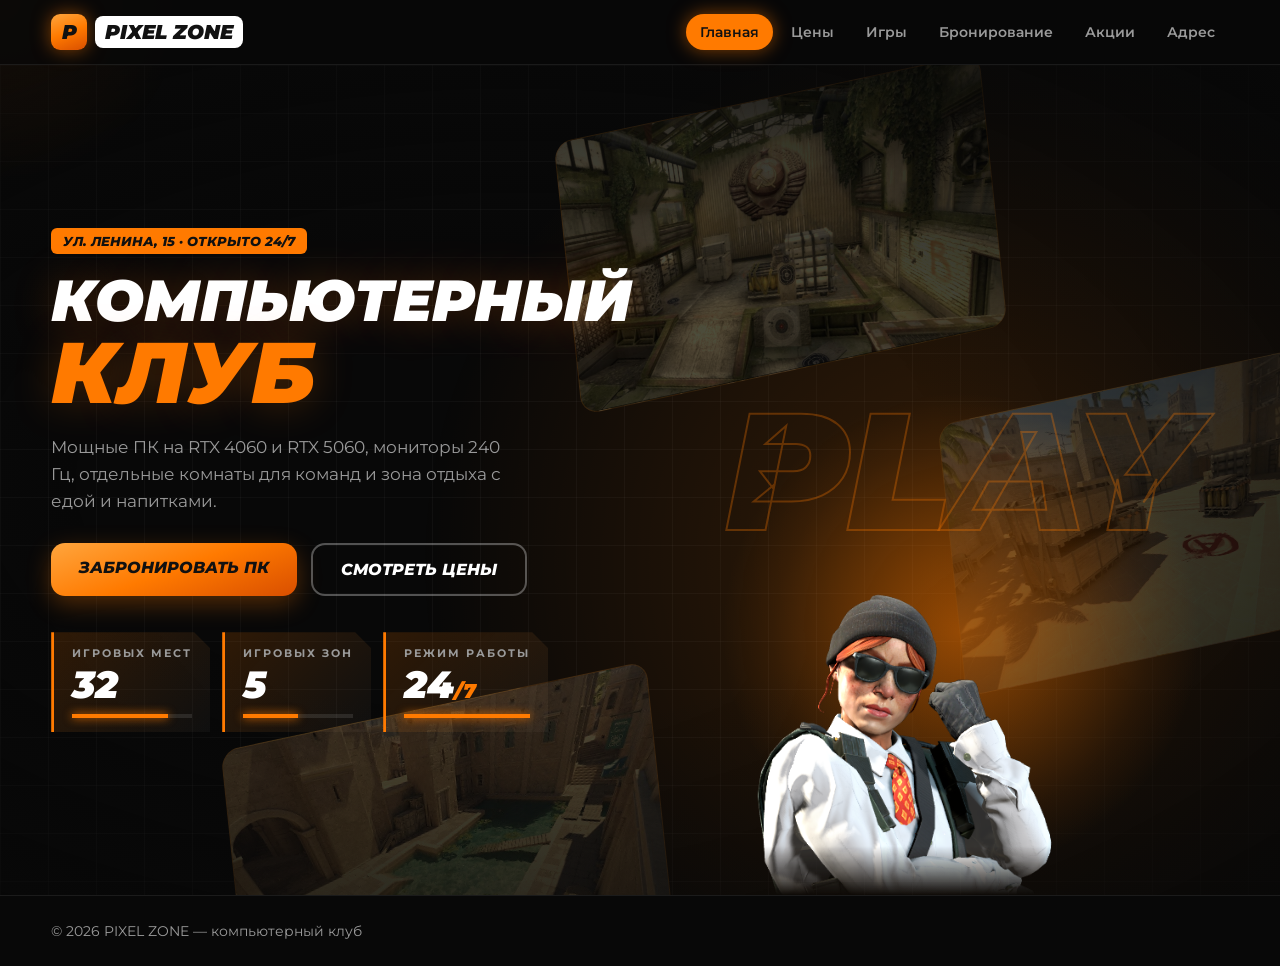
<file: index.html>
<!DOCTYPE html>
<html lang="ru">
<head>
  <meta charset="UTF-8">
  <meta name="viewport" content="width=device-width, initial-scale=1.0">
  <title>PIXEL ZONE — компьютерный клуб</title>
  <link href="https://fonts.googleapis.com/css2?family=Montserrat:ital,wght@0,400;0,600;0,800;0,900;1,900&display=swap" rel="stylesheet">
  <link rel="stylesheet" href="css/style.css">
</head>
<body>

  <header class="header">
    <a class="logo" href="index.html">
      <span class="logo-mark">P</span>
      <span class="logo-word">PIXEL ZONE</span>
    </a>
    <nav class="nav">
      <a href="index.html" class="active">Главная</a>
      <a href="prices.html">Цены</a>
      <a href="games.html">Игры</a>
      <a href="booking.html">Бронирование</a>
      <a href="promo.html">Акции</a>
      <a href="contacts.html">Адрес</a>
    </nav>
    <button class="burger">☰</button>
  </header>

 <main>
  <section class="hero" id="hero">
    <div class="hero-bg"></div>

    <div class="maps" id="maps">
      <div class="map map-1"></div>
      <div class="map map-2"></div>
      <div class="map map-3"></div>
    </div>

    <div class="hero-inner">
      <div class="hero-left">
        <span class="tag">ул. Ленина, 15 · открыто 24/7</span>
        <h1 class="title" id="hero-title">Компьютерный <span class="orange">клуб</span></h1>
        <p class="hero-text">
          Мощные ПК на RTX 4060 и RTX 5060, мониторы 240 Гц, отдельные комнаты
          для команд и зона отдыха с едой и напитками.
        </p>
        <div class="hero-buttons">
          <a class="btn" href="booking.html">Забронировать ПК</a>
          <a class="btn btn-ghost" href="prices.html">Смотреть цены</a>
        </div>

        <div class="hud">
          <div class="hud-item">
            <div class="hud-label">Игровых мест</div>
            <div class="hud-num"><span data-count="32">32</span></div>
            <div class="hud-bar"><i style="--w: 80%"></i></div>
          </div>
          <div class="hud-item">
            <div class="hud-label">Игровых зон</div>
            <div class="hud-num"><span data-count="5">5</span></div>
            <div class="hud-bar"><i style="--w: 50%"></i></div>
          </div>
          <div class="hud-item">
            <div class="hud-label">Режим работы</div>
            <div class="hud-num"><span data-count="24">24</span><small>/7</small></div>
            <div class="hud-bar"><i style="--w: 100%"></i></div>
          </div>
        </div>
      </div>

      <div class="hero-right">
        <div class="hero-word">PLAY</div>
        <div class="hero-circle"></div>
        <img class="sally" id="sally" src="img/sally.png" alt="Салли">
      </div>
    </div>
  </section>
</main>

  <footer class="footer">
    © 2026 PIXEL ZONE — компьютерный клуб
  </footer>
 <script src="js/common.js"></script>
</body>
</html>
<script src="js/common.js"></script>
<script src="js/home.js"></script>
</file>
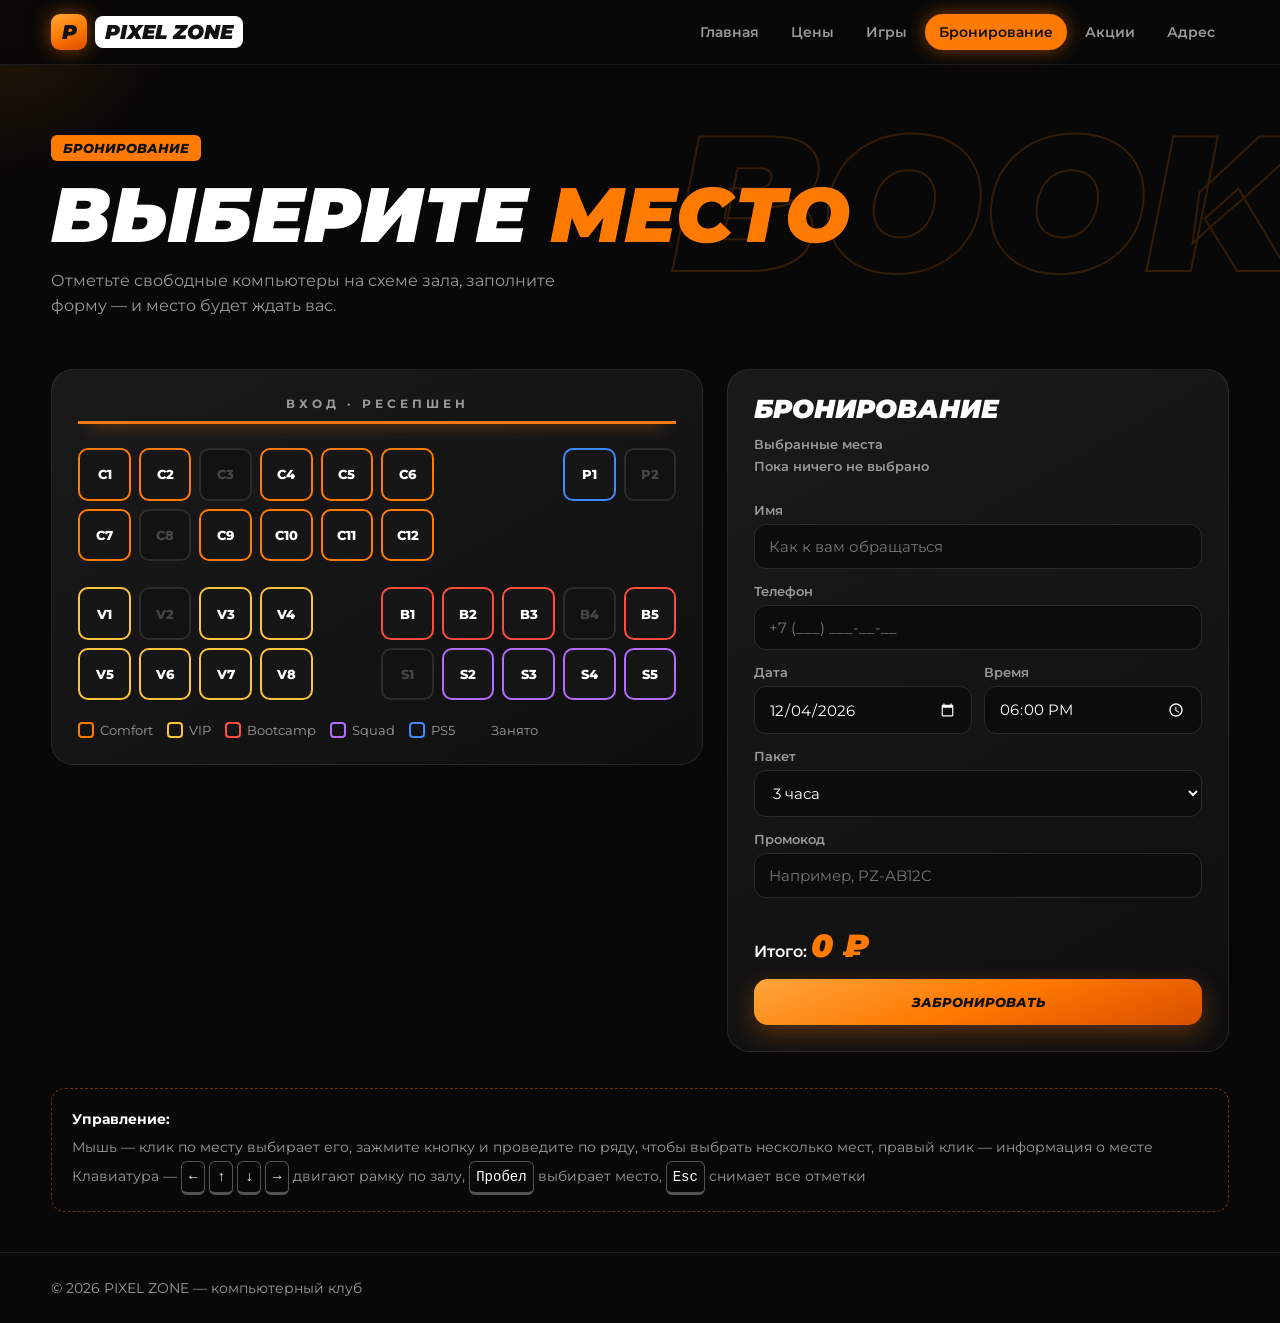
<file: booking.html>
<!DOCTYPE html>
<html lang="ru">
<head>
  <meta charset="UTF-8">
  <meta name="viewport" content="width=device-width, initial-scale=1.0">
  <title>Бронирование — PIXEL ZONE</title>
  <link href="https://fonts.googleapis.com/css2?family=Montserrat:ital,wght@0,400;0,600;0,800;0,900;1,900&display=swap" rel="stylesheet">
  <link rel="stylesheet" href="css/style.css">
</head>
<body>

  <header class="header">
    <a class="logo" href="index.html">
      <span class="logo-mark">P</span>
      <span class="logo-word">PIXEL ZONE</span>
    </a>
    <nav class="nav">
      <a href="index.html">Главная</a>
      <a href="prices.html">Цены</a>
      <a href="games.html">Игры</a>
      <a href="booking.html" class="active">Бронирование</a>
      <a href="promo.html">Акции</a>
      <a href="contacts.html">Адрес</a>
    </nav>
    <button class="burger">☰</button>
  </header>

  <main>
    <section class="page-head">
      <div class="bg-word">BOOK</div>
      <div class="container">
        <span class="tag">Бронирование</span>
        <h1 class="title">Выберите <span class="orange">место</span></h1>
        <p class="page-text">Отметьте свободные компьютеры на схеме зала, заполните форму — и место будет ждать вас.</p>
      </div>
    </section>

    <section class="section">
      <div class="container">
        <div class="booking">
          <div class="panel">
            <div class="hall-screen">Вход · Ресепшен</div>
            <div class="hall" id="hall"></div>
            <div class="legend" id="legend"></div>
          </div>

          <form class="panel form" id="form" novalidate>
            <h2 class="title form-title">Бронирование</h2>

            <div class="field">
              <span>Выбранные места</span>
              <div class="chips" id="chips"></div>
            </div>

            <label class="field">
              <span>Имя</span>
              <input type="text" id="name" placeholder="Как к вам обращаться">
            </label>

            <label class="field">
              <span>Телефон</span>
              <input type="tel" id="phone" placeholder="+7 (___) ___-__-__">
            </label>

            <div class="form-row">
              <label class="field">
                <span>Дата</span>
                <input type="date" id="date">
              </label>
              <label class="field">
                <span>Время</span>
                <input type="time" id="time" value="18:00">
              </label>
            </div>

            <label class="field">
              <span>Пакет</span>
              <select id="package">
                <option value="0">1 час</option>
                <option value="1" selected>3 часа</option>
                <option value="2">5 часов</option>
                <option value="3">Ночь 22–08</option>
              </select>
            </label>

            <label class="field">
              <span>Промокод</span>
              <input type="text" id="promo" placeholder="Например, PZ-AB12C" autocomplete="off">
            </label>
            <p class="promo-status" id="promo-status"></p>

            <p class="total">Итого: <b id="total">0 ₽</b></p>

            <button class="btn" type="submit">Забронировать</button>
          </form>
        </div>

        <p class="hint">
          <b>Управление:</b><br>
          Мышь — клик по месту выбирает его, зажмите кнопку и проведите по ряду, чтобы выбрать несколько мест, правый клик — информация о месте<br>
          Клавиатура — <kbd>←</kbd> <kbd>↑</kbd> <kbd>↓</kbd> <kbd>→</kbd> двигают рамку по залу, <kbd>Пробел</kbd> выбирает место, <kbd>Esc</kbd> снимает все отметки
        </p>
      </div>
    </section>
  </main>

  <div class="seat-info" id="seat-info"></div>

  <div class="modal" id="modal">
    <div class="modal-box">
      <div class="modal-icon">🎮</div>
      <h2 class="title">Готово!</h2>
      <p class="modal-text" id="modal-text"></p>
      <button class="btn" id="modal-ok">Отлично</button>
    </div>
  </div>

  <footer class="footer">
    © 2026 PIXEL ZONE — компьютерный клуб
  </footer>

  <script src="js/common.js"></script>
  <script src="js/booking.js"></script>
</body>
</html>
</file>
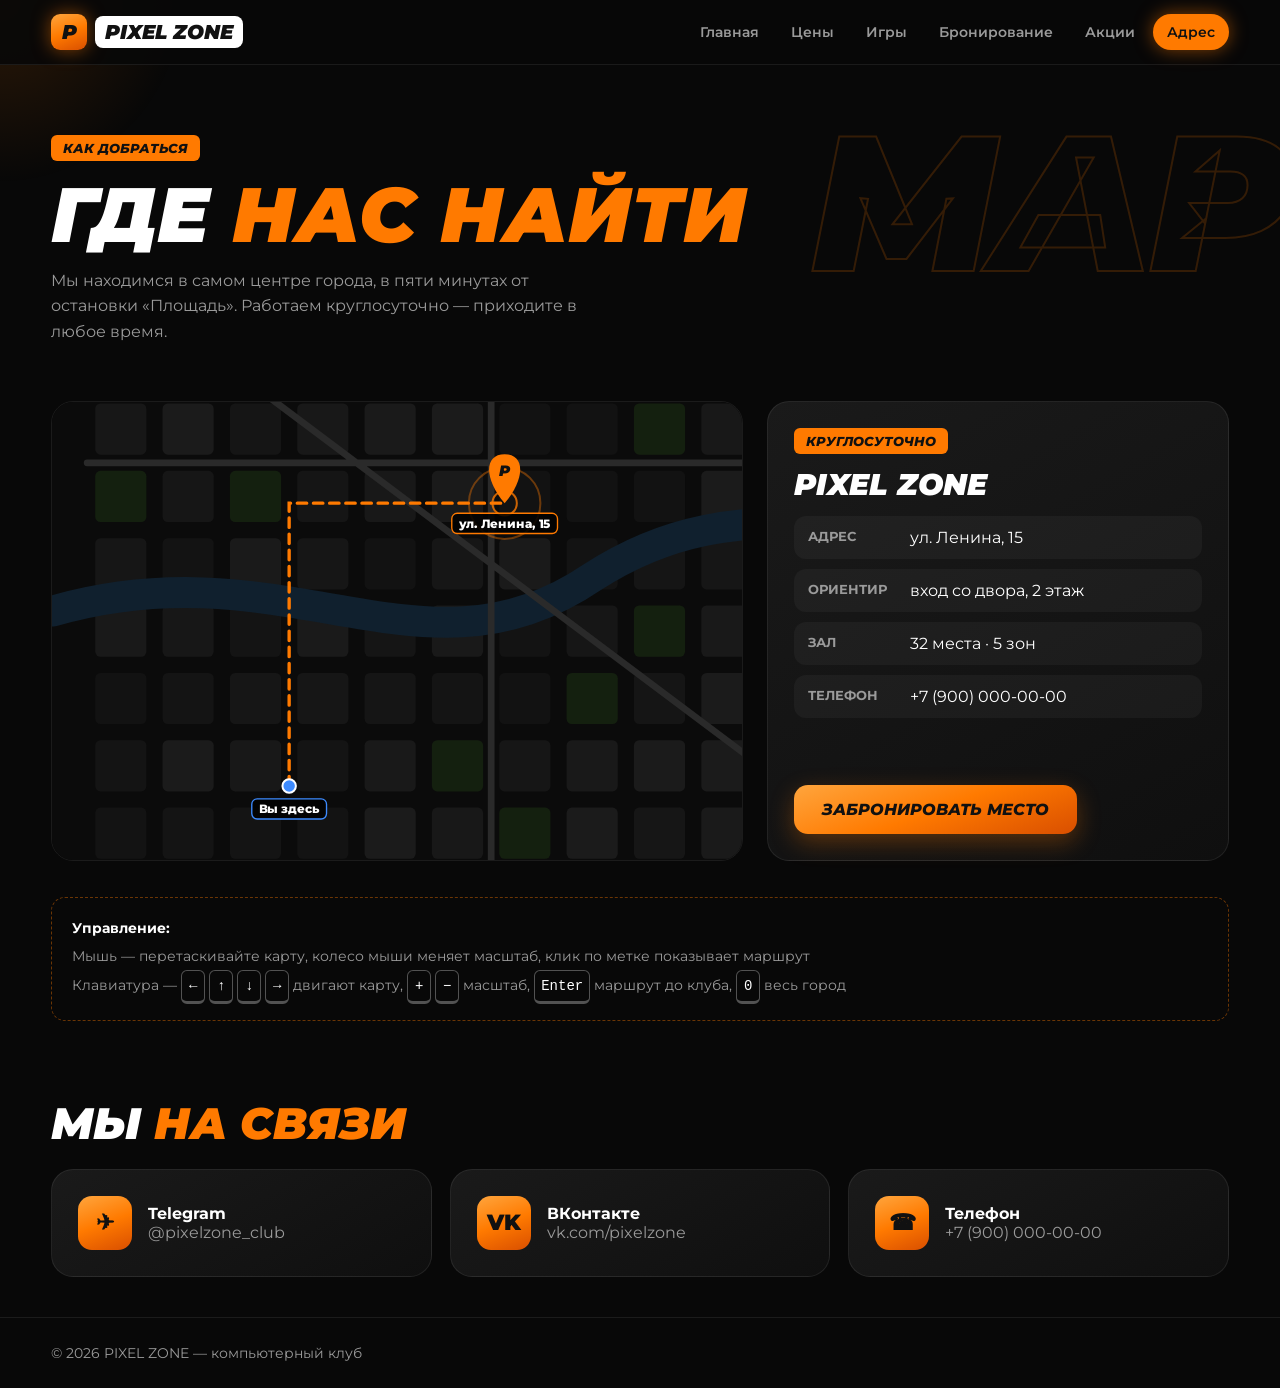
<file: contacts.html>
<!DOCTYPE html>
<html lang="ru">
<head>
  <meta charset="UTF-8">
  <meta name="viewport" content="width=device-width, initial-scale=1.0">
  <title>Адреса — PIXEL ZONE</title>
  <link href="https://fonts.googleapis.com/css2?family=Montserrat:ital,wght@0,400;0,600;0,800;0,900;1,900&display=swap" rel="stylesheet">
  <link rel="stylesheet" href="css/style.css">
</head>
<body>

  <header class="header">
    <a class="logo" href="index.html">
      <span class="logo-mark">P</span>
      <span class="logo-word">PIXEL ZONE</span>
    </a>
    <nav class="nav">
      <a href="index.html">Главная</a>
      <a href="prices.html">Цены</a>
      <a href="games.html">Игры</a>
      <a href="booking.html">Бронирование</a>
      <a href="promo.html">Акции</a>
      <a href="contacts.html" class="active">Адрес</a>
    </nav>
    <button class="burger">☰</button>
  </header>

  <main>
    <section class="page-head">
      <div class="bg-word">MAP</div>
      <div class="container">
        <span class="tag">Как добраться</span>
        <h1 class="title">Где <span class="orange">нас найти</span></h1>
        <p class="page-text">Мы находимся в самом центре города, в пяти минутах от остановки «Площадь». Работаем круглосуточно — приходите в любое время.</p>
      </div>
    </section>

    <section class="section">
      <div class="container">
        <div class="map-layout">
          <div class="map-box">
            <canvas id="map"></canvas>
          </div>

          <div class="panel branch-card" id="branch-card">
            <span class="tag">Круглосуточно</span>
            <h2 class="title">PIXEL ZONE</h2>
            <div class="branch-rows">
              <div><b>Адрес</b><span>ул. Ленина, 15</span></div>
              <div><b>Ориентир</b><span>вход со двора, 2 этаж</span></div>
              <div><b>Зал</b><span>32 места · 5 зон</span></div>
              <div><b>Телефон</b><span>+7 (900) 000-00-00</span></div>
            </div>
            <a class="btn" href="booking.html">Забронировать место</a>
          </div>
        </div>

        <p class="hint">
          <b>Управление:</b><br>
          Мышь — перетаскивайте карту, колесо мыши меняет масштаб, клик по метке показывает маршрут<br>
          Клавиатура — <kbd>←</kbd> <kbd>↑</kbd> <kbd>↓</kbd> <kbd>→</kbd> двигают карту, <kbd>+</kbd> <kbd>−</kbd> масштаб, <kbd>Enter</kbd> маршрут до клуба, <kbd>0</kbd> весь город
        </p>
      </div>
    </section>

    <section class="section">
      <div class="container">
        <h2 class="title section-title">Мы <span class="orange">на связи</span></h2>
        <div class="socials">
          <a class="panel social" href="#">
            <span class="social-icon">✈</span>
            <span><b>Telegram</b><br><span class="muted">@pixelzone_club</span></span>
          </a>
          <a class="panel social" href="#">
            <span class="social-icon">VK</span>
            <span><b>ВКонтакте</b><br><span class="muted">vk.com/pixelzone</span></span>
          </a>
          <a class="panel social" href="#">
            <span class="social-icon">☎</span>
            <span><b>Телефон</b><br><span class="muted">+7 (900) 000-00-00</span></span>
          </a>
        </div>
      </div>
    </section>
  </main>

  <footer class="footer">
    © 2026 PIXEL ZONE — компьютерный клуб
  </footer>

  <script src="js/common.js"></script>
  <script src="js/contacts.js"></script>
</body>
</html>
</file>
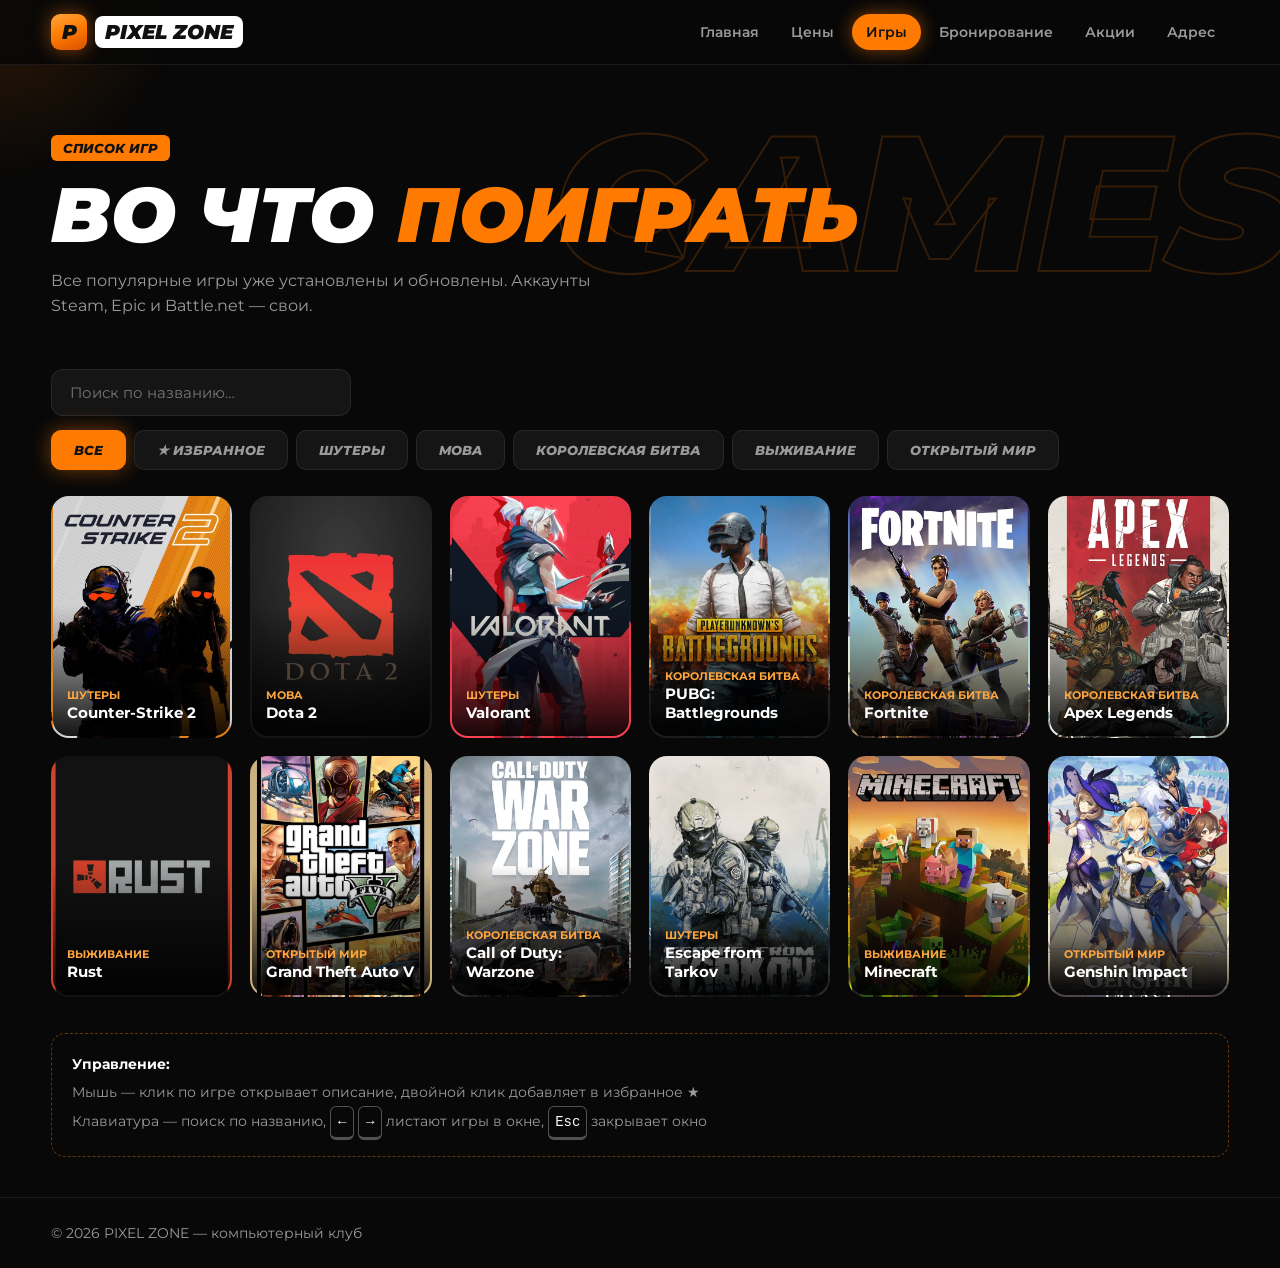
<file: games.html>
<!DOCTYPE html>
<html lang="ru">
<head>
  <meta charset="UTF-8">
  <meta name="viewport" content="width=device-width, initial-scale=1.0">
  <title>Игры — PIXEL ZONE</title>
  <link href="https://fonts.googleapis.com/css2?family=Montserrat:ital,wght@0,400;0,600;0,800;0,900;1,900&display=swap" rel="stylesheet">
  <link rel="stylesheet" href="css/style.css">
</head>
<body>

  <header class="header">
    <a class="logo" href="index.html">
      <span class="logo-mark">P</span>
      <span class="logo-word">PIXEL ZONE</span>
    </a>
    <nav class="nav">
      <a href="index.html">Главная</a>
      <a href="prices.html">Цены</a>
      <a href="games.html" class="active">Игры</a>
      <a href="booking.html">Бронирование</a>
      <a href="promo.html">Акции</a>
      <a href="contacts.html">Адрес</a>
    </nav>
    <button class="burger">☰</button>
  </header>

  <main>
    <section class="page-head">
      <div class="bg-word">GAMES</div>
      <div class="container">
        <span class="tag">Список игр</span>
        <h1 class="title">Во что <span class="orange">поиграть</span></h1>
        <p class="page-text">Все популярные игры уже установлены и обновлены. Аккаунты Steam, Epic и Battle.net — свои.</p>
      </div>
    </section>

    <section class="section">
      <div class="container">
        <div class="games-bar">
          <input class="search" id="search" type="text" placeholder="Поиск по названию…" autocomplete="off">
          <div class="tabs" id="genres"></div>
        </div>

        <div class="games" id="games"></div>
        <p class="empty" id="empty">Ничего не нашлось. Попробуйте другое название.</p>

        <p class="hint">
          <b>Управление:</b><br>
          Мышь — клик по игре открывает описание, двойной клик добавляет в избранное ★<br>
          Клавиатура — поиск по названию, <kbd>←</kbd> <kbd>→</kbd> листают игры в окне, <kbd>Esc</kbd> закрывает окно
        </p>
      </div>
    </section>
  </main>

  <div class="modal" id="modal">
    <div class="modal-box">
      <button class="modal-close" id="modal-close">✕</button>
      <div class="modal-cover" id="modal-cover"></div>
      <h2 class="title" id="modal-title"></h2>
      <div class="modal-tags" id="modal-tags"></div>
      <p class="modal-text" id="modal-text"></p>
      <div class="modal-nav">
        <button class="tab" id="prev">←</button>
        <a class="btn" href="booking.html">Забронировать ПК</a>
        <button class="tab" id="next">→</button>
      </div>
    </div>
  </div>

  <footer class="footer">
    © 2026 PIXEL ZONE — компьютерный клуб
  </footer>

  <script src="js/common.js"></script>
  <script src="js/games.js"></script>
</body>
</html>
</file>
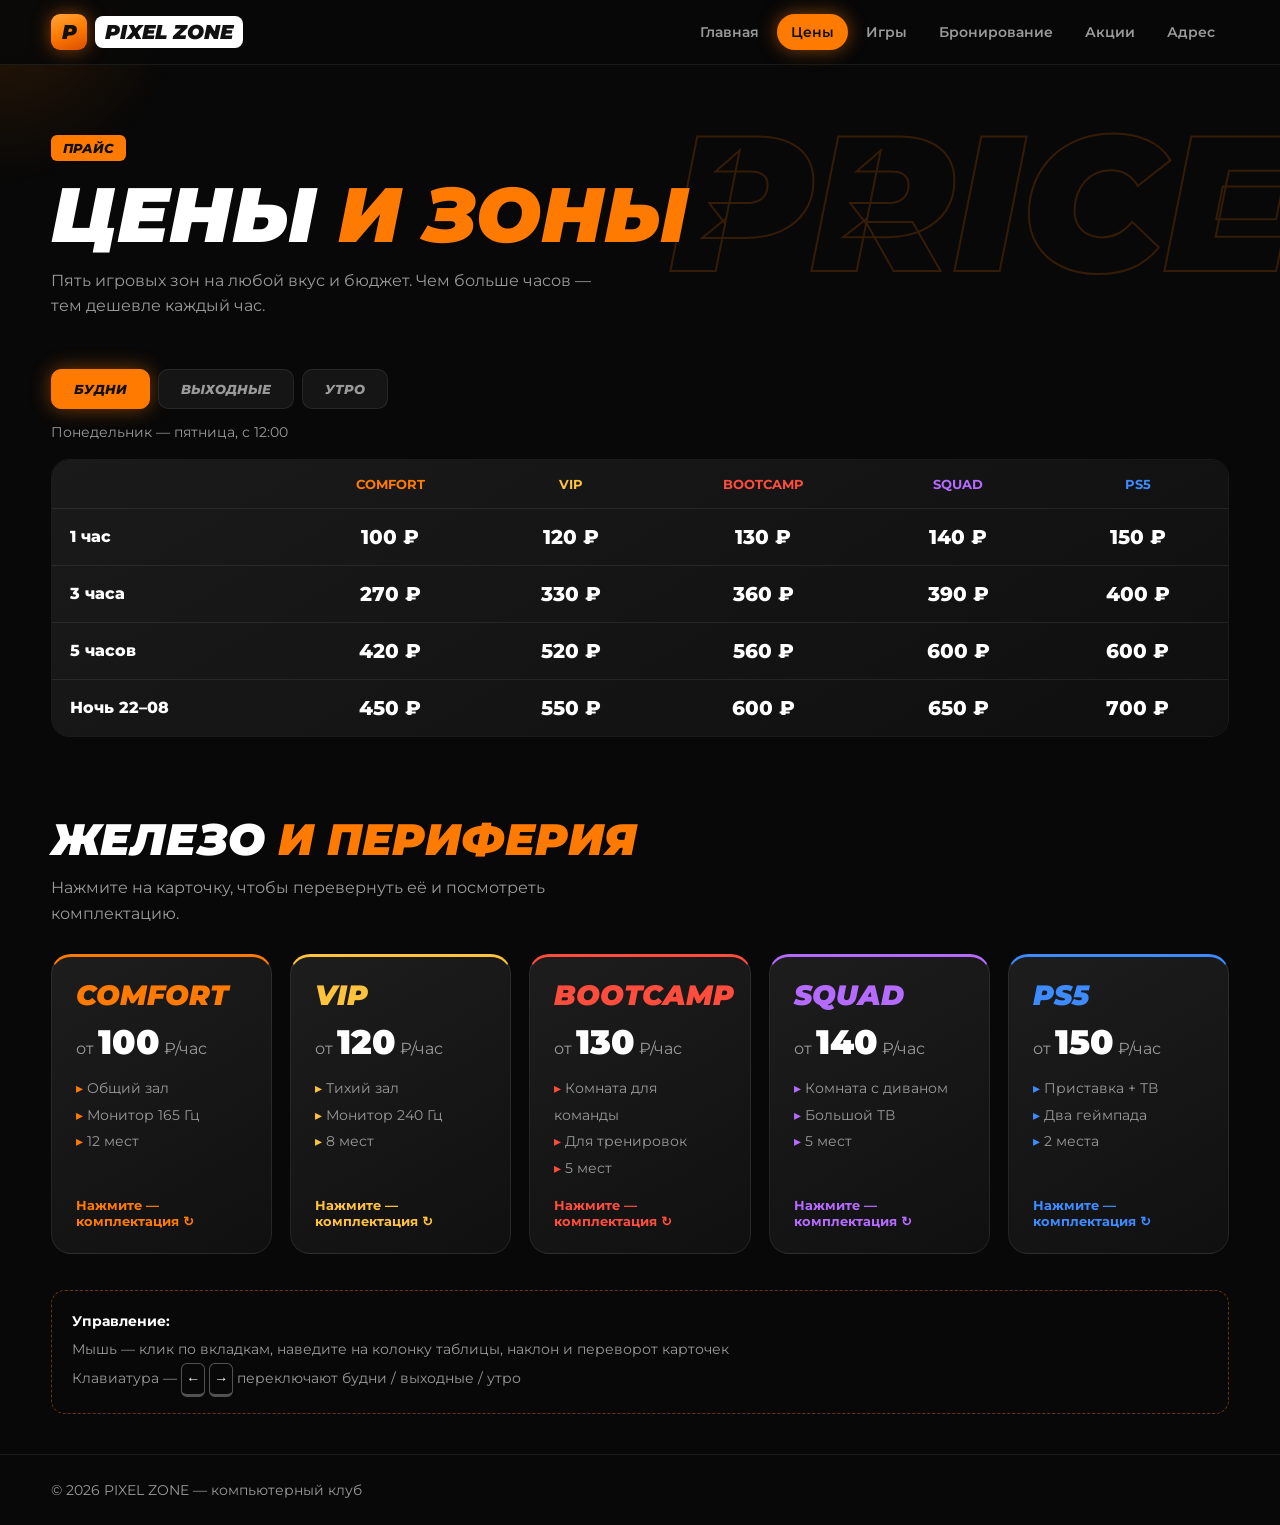
<file: prices.html>
<!DOCTYPE html>
<html lang="ru">
<head>
  <meta charset="UTF-8">
  <meta name="viewport" content="width=device-width, initial-scale=1.0">
  <title>Цены — PIXEL ZONE</title>
  <link href="https://fonts.googleapis.com/css2?family=Montserrat:ital,wght@0,400;0,600;0,800;0,900;1,900&display=swap" rel="stylesheet">
  <link rel="stylesheet" href="css/style.css">
</head>
<body>

  <header class="header">
    <a class="logo" href="index.html">
      <span class="logo-mark">P</span>
      <span class="logo-word">PIXEL ZONE</span>
    </a>
    <nav class="nav">
      <a href="index.html">Главная</a>
      <a href="prices.html" class="active">Цены</a>
      <a href="games.html">Игры</a>
      <a href="booking.html">Бронирование</a>
      <a href="promo.html">Акции</a>
      <a href="contacts.html">Адрес</a>
    </nav>
    <button class="burger">☰</button>
  </header>

  <main>
    <section class="page-head">
      <div class="bg-word">PRICE</div>
      <div class="container">
        <span class="tag">Прайс</span>
        <h1 class="title">Цены <span class="orange">и зоны</span></h1>
        <p class="page-text">Пять игровых зон на любой вкус и бюджет. Чем больше часов — тем дешевле каждый час.</p>
      </div>
    </section>

    <section class="section">
      <div class="container">
        <div class="tabs">
          <button class="tab active">Будни</button>
          <button class="tab">Выходные</button>
          <button class="tab">Утро</button>
        </div>
        <p class="tab-note" id="tab-note"></p>

        <div class="table-wrap">
          <table class="price-table" id="price-table">
            <thead>
              <tr>
                <th></th>
                <th data-col="0" style="color: #ff7a00">Comfort</th>
                <th data-col="1" style="color: #ffc23d">VIP</th>
                <th data-col="2" style="color: #ff4d3d">Bootcamp</th>
                <th data-col="3" style="color: #b56bff">Squad</th>
                <th data-col="4" style="color: #3d8bff">PS5</th>
              </tr>
            </thead>
            <tbody>
              <tr>
                <td>1 час</td>
                <td data-col="0"></td><td data-col="1"></td><td data-col="2"></td><td data-col="3"></td><td data-col="4"></td>
              </tr>
              <tr>
                <td>3 часа</td>
                <td data-col="0"></td><td data-col="1"></td><td data-col="2"></td><td data-col="3"></td><td data-col="4"></td>
              </tr>
              <tr>
                <td>5 часов</td>
                <td data-col="0"></td><td data-col="1"></td><td data-col="2"></td><td data-col="3"></td><td data-col="4"></td>
              </tr>
              <tr>
                <td>Ночь 22–08</td>
                <td data-col="0"></td><td data-col="1"></td><td data-col="2"></td><td data-col="3"></td><td data-col="4"></td>
              </tr>
            </tbody>
          </table>
        </div>
      </div>
    </section>

    <section class="section">
      <div class="container">
        <h2 class="title section-title">Железо <span class="orange">и периферия</span></h2>
        <p class="section-sub">Нажмите на карточку, чтобы перевернуть её и посмотреть комплектацию.</p>

        <div class="zones">
          <div class="zone" style="--c: #ff7a00">
            <div class="zone-inner">
              <div class="zone-face">
                <h3 class="title">Comfort</h3>
                <p class="from">от <b>100</b> ₽/час</p>
                <ul><li>Общий зал</li><li>Монитор 165 Гц</li><li>12 мест</li></ul>
                <span class="more">Нажмите — комплектация ↻</span>
              </div>
              <div class="zone-face zone-back">
                <h3 class="title">Comfort</h3>
                <div class="specs">
                  <div><span>Процессор</span>i5-12400F</div>
                  <div><span>Видеокарта</span>RTX 4060</div>
                  <div><span>Память</span>16 GB</div>
                  <div><span>Монитор</span>27" 165 Гц</div>
                </div>
                <span class="more">Нажмите — назад ↻</span>
              </div>
            </div>
          </div>

          <div class="zone" style="--c: #ffc23d">
            <div class="zone-inner">
              <div class="zone-face">
                <h3 class="title">VIP</h3>
                <p class="from">от <b>120</b> ₽/час</p>
                <ul><li>Тихий зал</li><li>Монитор 240 Гц</li><li>8 мест</li></ul>
                <span class="more">Нажмите — комплектация ↻</span>
              </div>
              <div class="zone-face zone-back">
                <h3 class="title">VIP</h3>
                <div class="specs">
                  <div><span>Процессор</span>i5-13400F</div>
                  <div><span>Видеокарта</span>RTX 4060 Ti</div>
                  <div><span>Память</span>32 GB</div>
                  <div><span>Монитор</span>27" 240 Гц</div>
                </div>
                <span class="more">Нажмите — назад ↻</span>
              </div>
            </div>
          </div>

          <div class="zone" style="--c: #ff4d3d">
            <div class="zone-inner">
              <div class="zone-face">
                <h3 class="title">Bootcamp</h3>
                <p class="from">от <b>130</b> ₽/час</p>
                <ul><li>Комната для команды</li><li>Для тренировок</li><li>5 мест</li></ul>
                <span class="more">Нажмите — комплектация ↻</span>
              </div>
              <div class="zone-face zone-back">
                <h3 class="title">Bootcamp</h3>
                <div class="specs">
                  <div><span>Процессор</span>i7-13700F</div>
                  <div><span>Видеокарта</span>RTX 5060</div>
                  <div><span>Память</span>32 GB</div>
                  <div><span>Монитор</span>25" 240 Гц</div>
                </div>
                <span class="more">Нажмите — назад ↻</span>
              </div>
            </div>
          </div>

          <div class="zone" style="--c: #b56bff">
            <div class="zone-inner">
              <div class="zone-face">
                <h3 class="title">Squad</h3>
                <p class="from">от <b>140</b> ₽/час</p>
                <ul><li>Комната с диваном</li><li>Большой ТВ</li><li>5 мест</li></ul>
                <span class="more">Нажмите — комплектация ↻</span>
              </div>
              <div class="zone-face zone-back">
                <h3 class="title">Squad</h3>
                <div class="specs">
                  <div><span>Процессор</span>i7-13700F</div>
                  <div><span>Видеокарта</span>RTX 5060</div>
                  <div><span>Память</span>32 GB</div>
                  <div><span>Бонус</span>ТВ 65"</div>
                </div>
                <span class="more">Нажмите — назад ↻</span>
              </div>
            </div>
          </div>

          <div class="zone" style="--c: #3d8bff">
            <div class="zone-inner">
              <div class="zone-face">
                <h3 class="title">PS5</h3>
                <p class="from">от <b>150</b> ₽/час</p>
                <ul><li>Приставка + ТВ</li><li>Два геймпада</li><li>2 места</li></ul>
                <span class="more">Нажмите — комплектация ↻</span>
              </div>
              <div class="zone-face zone-back">
                <h3 class="title">PS5</h3>
                <div class="specs">
                  <div><span>Консоль</span>PS5 Pro</div>
                  <div><span>Экран</span>ТВ 55" 4K</div>
                  <div><span>Геймпады</span>2 шт.</div>
                  <div><span>Игры</span>FIFA, MK, GTA</div>
                </div>
                <span class="more">Нажмите — назад ↻</span>
              </div>
            </div>
          </div>
        </div>

        <p class="hint">
          <b>Управление:</b><br>
          Мышь — клик по вкладкам, наведите на колонку таблицы, наклон и переворот карточек<br>
          Клавиатура — <kbd>←</kbd> <kbd>→</kbd> переключают будни / выходные / утро
        </p>
      </div>
    </section>
  </main>

  <footer class="footer">
    © 2026 PIXEL ZONE — компьютерный клуб
  </footer>

  <script src="js/common.js"></script>
  <script src="js/prices.js"></script>
</body>
</html>
</file>
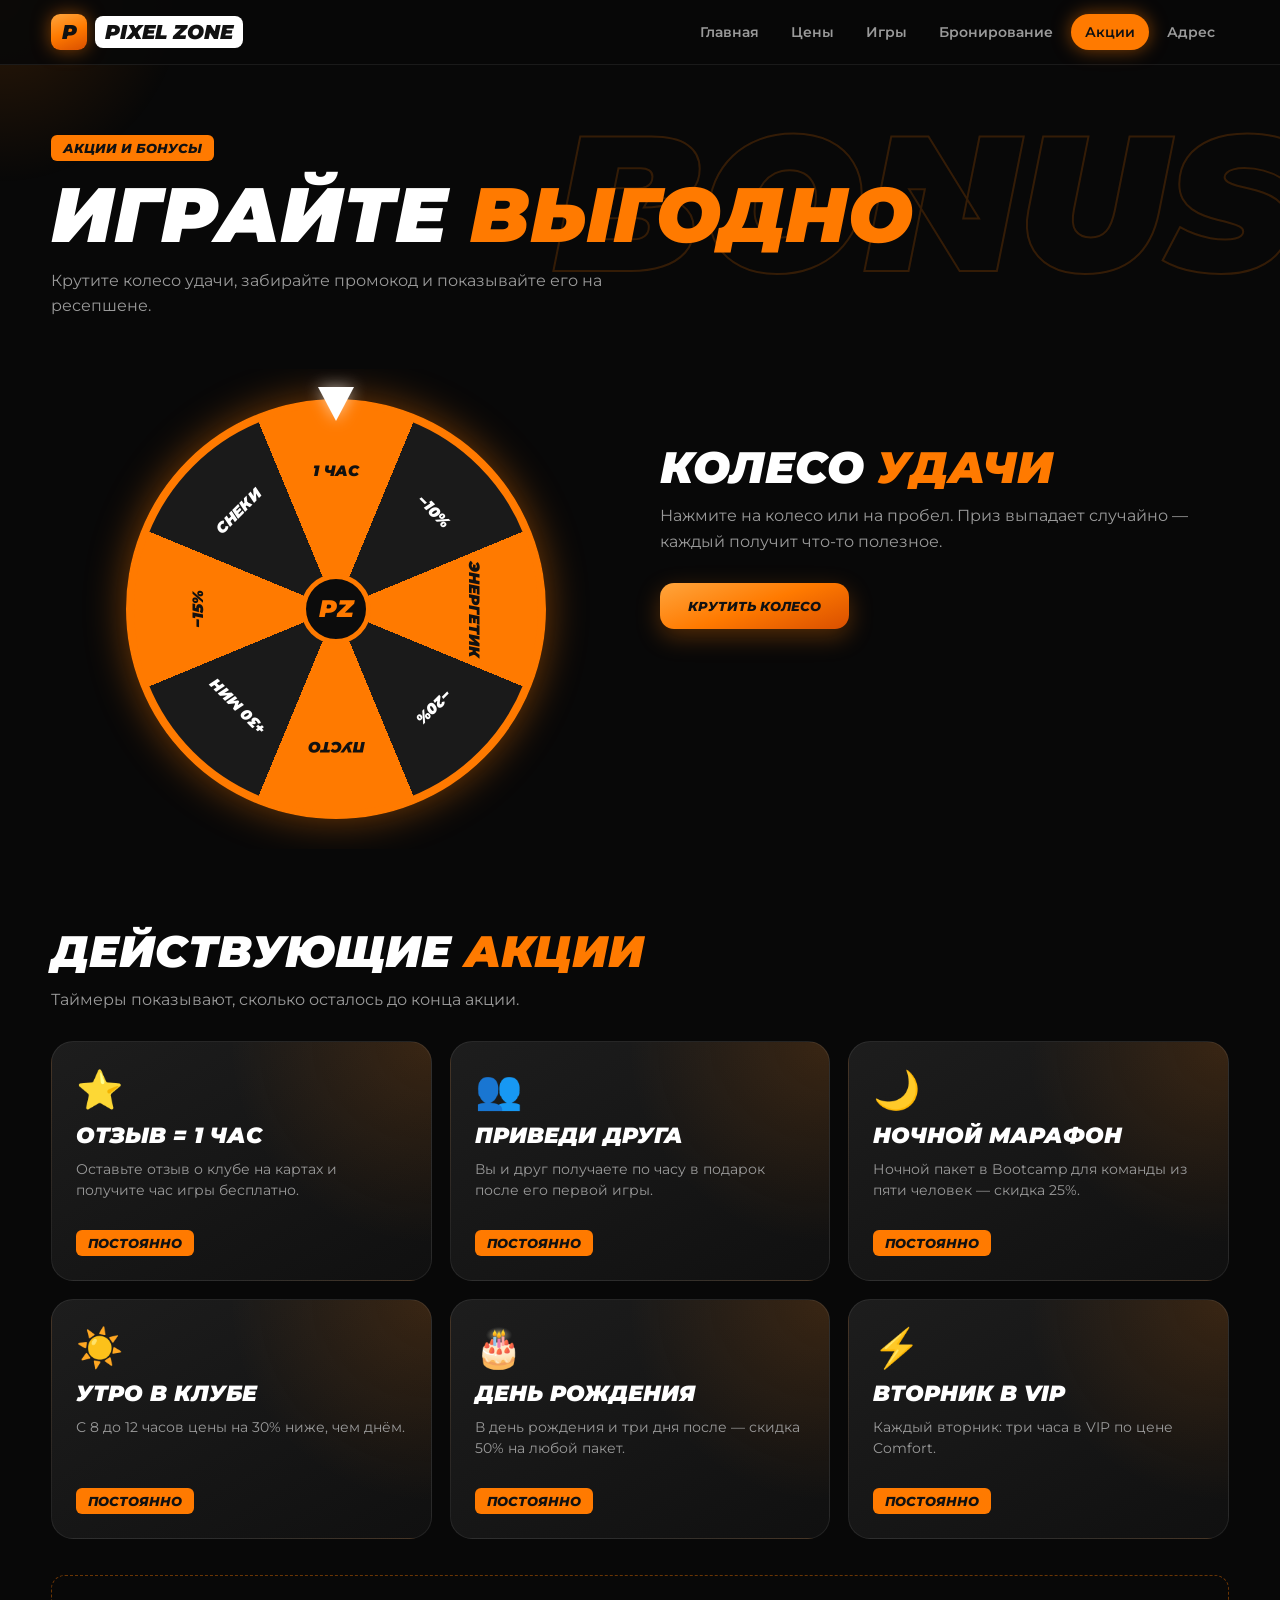
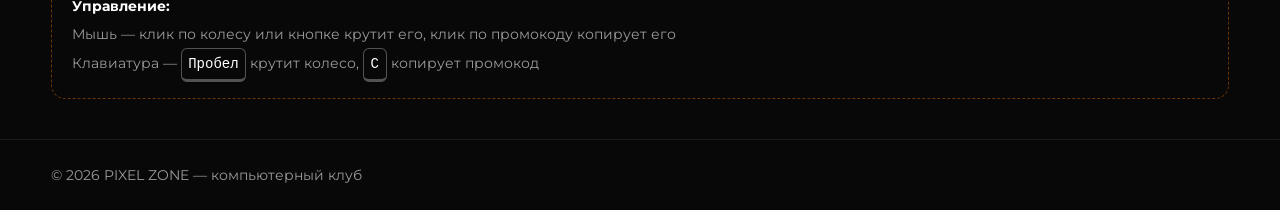
<file: promo.html>
<!DOCTYPE html>
<html lang="ru">
<head>
  <meta charset="UTF-8">
  <meta name="viewport" content="width=device-width, initial-scale=1.0">
  <title>Акции — PIXEL ZONE</title>
  <link href="https://fonts.googleapis.com/css2?family=Montserrat:ital,wght@0,400;0,600;0,800;0,900;1,900&display=swap" rel="stylesheet">
  <link rel="stylesheet" href="css/style.css">
</head>
<body>

  <header class="header">
    <a class="logo" href="index.html">
      <span class="logo-mark">P</span>
      <span class="logo-word">PIXEL ZONE</span>
    </a>
    <nav class="nav">
      <a href="index.html">Главная</a>
      <a href="prices.html">Цены</a>
      <a href="games.html">Игры</a>
      <a href="booking.html">Бронирование</a>
      <a href="promo.html" class="active">Акции</a>
      <a href="contacts.html">Адрес</a>
    </nav>
    <button class="burger">☰</button>
  </header>

  <main>
    <section class="page-head">
      <div class="bg-word">BONUS</div>
      <div class="container">
        <span class="tag">Акции и бонусы</span>
        <h1 class="title">Играйте <span class="orange">выгодно</span></h1>
        <p class="page-text">Крутите колесо удачи, забирайте промокод и показывайте его на ресепшене.</p>
      </div>
    </section>

    <section class="section">
      <div class="container wheel-section">
        <div class="wheel-wrap">
          <div class="wheel-pointer"></div>
          <div class="wheel" id="wheel"></div>
          <div class="wheel-hub">PZ</div>
        </div>

        <div>
          <h2 class="title section-title">Колесо <span class="orange">удачи</span></h2>
          <p class="section-sub">Нажмите на колесо или на пробел. Приз выпадает случайно — каждый получит что-то полезное.</p>
          <button class="btn" id="spin">Крутить колесо</button>
          <div class="prize" id="prize"></div>
        </div>
      </div>
    </section>

    <section class="section">
      <div class="container">
        <h2 class="title section-title">Действующие <span class="orange">акции</span></h2>
        <p class="section-sub">Таймеры показывают, сколько осталось до конца акции.</p>

        <div class="promos">
  <div class="promo">
    <div class="promo-icon">⭐</div>
    <h3 class="title">Отзыв = 1 час</h3>
    <p>Оставьте отзыв о клубе на картах и получите час игры бесплатно.</p>
    <span class="tag">Постоянно</span>
  </div>
  <div class="promo">
    <div class="promo-icon">👥</div>
    <h3 class="title">Приведи друга</h3>
    <p>Вы и друг получаете по часу в подарок после его первой игры.</p>
    <span class="tag">Постоянно</span>
  </div>
  <div class="promo">
    <div class="promo-icon">🌙</div>
    <h3 class="title">Ночной марафон</h3>
    <p>Ночной пакет в Bootcamp для команды из пяти человек — скидка 25%.</p>
    <span class="tag">Постоянно</span>
  </div>
  <div class="promo">
    <div class="promo-icon">☀️</div>
    <h3 class="title">Утро в клубе</h3>
    <p>С 8 до 12 часов цены на 30% ниже, чем днём.</p>
    <span class="tag">Постоянно</span>
  </div>
  <div class="promo">
    <div class="promo-icon">🎂</div>
    <h3 class="title">День рождения</h3>
    <p>В день рождения и три дня после — скидка 50% на любой пакет.</p>
    <span class="tag">Постоянно</span>
  </div>
  <div class="promo">
    <div class="promo-icon">⚡</div>
    <h3 class="title">Вторник в VIP</h3>
    <p>Каждый вторник: три часа в VIP по цене Comfort.</p>
    <span class="tag">Постоянно</span>
  </div>
</div>

        <p class="hint">
          <b>Управление:</b><br>
          Мышь — клик по колесу или кнопке крутит его, клик по промокоду копирует его<br>
          Клавиатура — <kbd>Пробел</kbd> крутит колесо, <kbd>C</kbd> копирует промокод
        </p>
      </div>
    </section>
  </main>

  <footer class="footer">
    © 2026 PIXEL ZONE — компьютерный клуб
  </footer>

  <script src="js/common.js"></script>
  <script src="js/promo.js"></script>
</body>
</html>
</file>
<file: css/style.css>
:root {
  --bg: #080808;
  --card: #151515;
  --orange: #ff7a00;
  --orange-light: #ffa53d;
  --orange-dark: #d94f00;
  --text: #ffffff;
  --muted: #9a9a9a;
  --line: rgba(255, 255, 255, 0.08);
}

* {
  margin: 0;
  padding: 0;
  box-sizing: border-box;
}

body {
  font-family: "Montserrat", Arial, sans-serif;
  background: var(--bg);
  color: var(--text);
  min-height: 100vh;
  display: flex;
  flex-direction: column;
}

a {
  color: inherit;
  text-decoration: none;
}

main {
  flex: 1;
}

.header {
  position: sticky;
  top: 0;
  z-index: 20;
  display: flex;
  align-items: center;
  justify-content: space-between;
  padding: 14px 4vw;
  background: rgba(8, 8, 8, 0.9);
  border-bottom: 1px solid var(--line);
}

.logo {
  display: flex;
  align-items: center;
  gap: 8px;
  font-weight: 900;
  font-style: italic;
  font-size: 20px;
}

.logo-mark {
  display: grid;
  place-items: center;
  width: 36px;
  height: 36px;
  border-radius: 9px;
  color: #111;
  background: linear-gradient(160deg, var(--orange-light), var(--orange), var(--orange-dark));
  box-shadow: 0 0 18px rgba(255, 122, 0, 0.5);
}

.logo-word {
  padding: 4px 10px;
  border-radius: 8px;
  background: #fff;
  color: #111;
}

.nav {
  display: flex;
  gap: 4px;
}

.nav a {
  padding: 9px 14px;
  border-radius: 999px;
  color: var(--muted);
  font-weight: 600;
  font-size: 14px;
  transition: 0.25s;
}

.nav a:hover {
  color: var(--text);
  background: rgba(255, 255, 255, 0.07);
}

.nav a.active {
  color: #111;
  background: var(--orange);
  box-shadow: 0 0 18px rgba(255, 122, 0, 0.5);
}

.burger {
  display: none;
  width: 44px;
  height: 44px;
  border-radius: 12px;
  border: 1px solid var(--line);
  background: var(--card);
  color: var(--text);
  font-size: 22px;
  cursor: pointer;
}

.btn {
  display: inline-block;
  padding: 15px 28px;
  border: none;
  border-radius: 14px;
  background: linear-gradient(160deg, var(--orange-light), var(--orange), var(--orange-dark));
  color: #111;
  font-family: inherit;
  font-weight: 800;
  font-style: italic;
  text-transform: uppercase;
  cursor: pointer;
  box-shadow: 0 8px 24px rgba(255, 122, 0, 0.3);
  transition: transform 0.2s;
}

.btn:hover {
  transform: translateY(-3px);
}

.title {
  font-weight: 900;
  font-style: italic;
  text-transform: uppercase;
  line-height: 1;
}

.orange {
  color: var(--orange);
}

.footer {
  padding: 26px 4vw;
  border-top: 1px solid var(--line);
  color: var(--muted);
  font-size: 14px;
}

@media (max-width: 1000px) {
  .burger {
    display: block;
  }

  .nav {
    position: fixed;
    top: 72px;
    right: 4vw;
    flex-direction: column;
    padding: 10px;
    border-radius: 18px;
    background: #111;
    border: 1px solid var(--line);
    display: none;
  }

  .nav.open {
    display: flex;
  }
}
body {
  opacity: 0;
  transition: opacity 0.4s;
}

body.loaded {
  opacity: 1;
}

body.leaving {
  opacity: 0;
}

.cursor-glow {
  position: fixed;
  left: -200px;
  top: -200px;
  width: 400px;
  height: 400px;
  border-radius: 50%;
  background: radial-gradient(circle, rgba(255, 122, 0, 0.15), transparent 65%);
  pointer-events: none;
  z-index: 0;
}

main,
.footer {
  position: relative;
  z-index: 1;
}
.tag {
  display: inline-block;
  padding: 5px 12px;
  border-radius: 6px;
  background: var(--orange);
  color: #111;
  font-weight: 800;
  font-size: 13px;
  font-style: italic;
  text-transform: uppercase;
}

.btn-ghost {
  background: transparent;
  color: var(--text);
  border: 2px solid rgba(255, 255, 255, 0.3);
  box-shadow: none;
}

.btn-ghost:hover {
  border-color: var(--orange);
  color: var(--orange);
}

.hero {
  position: relative;
  min-height: calc(100vh - 70px);
  display: flex;
  overflow: hidden;
}

.hero-bg {
  position: absolute;
  inset: 0;
  background:
    radial-gradient(circle at 75% 60%, rgba(255, 122, 0, 0.18), transparent 50%),
    linear-gradient(rgba(255, 255, 255, 0.03) 1px, transparent 1px) 0 0 / 48px 48px,
    linear-gradient(90deg, rgba(255, 255, 255, 0.03) 1px, transparent 1px) 0 0 / 48px 48px;
}

.maps {
  position: absolute;
  inset: 0;
  pointer-events: none;
  transition: transform 0.3s ease-out;
}

.map {
  position: absolute;
  width: 34vw;
  aspect-ratio: 16 / 10;
  border-radius: 18px;
  border: 1px solid rgba(255, 122, 0, 0.5);
  background-size: cover;
  background-position: center;
  opacity: 1;
  filter: sepia(0.5) saturate(1.4) brightness(0.3);
  transform: rotate(-12deg) skewX(-6deg);
}

.map-1 {
  top: 4%;
  right: 22%;
  background-image: url("../img/map1.jpg"), linear-gradient(135deg, #3a2a1a, #120c08);
}

.map-2 {
  top: 38%;
  right: -8%;
  background-image: url("../img/map2.jpg"), linear-gradient(135deg, #2e2418, #0e0b08);
}

.map-3 {
  bottom: -10%;
  left: 18%;
  background-image: url("../img/map3.jpg"), linear-gradient(135deg, #33261a, #100c08);
}

.hero::after {
  content: "";
  position: absolute;
  inset: 0;
  background: radial-gradient(ellipse at 40% 50%, transparent 40%, rgba(8, 8, 8, 0.85));
  pointer-events: none;
}

.hero-inner {
  position: relative;
  z-index: 2;
width: min(1600px, 92vw);
  margin: 0 auto;
  display: grid;
  grid-template-columns: 1.2fr 1fr;
  align-items: center;
}

.hero-left {
  padding: 50px 0;
}

.hero h1 {
  font-size: clamp(32px, 4.5vw, 84px);
  margin: 18px 0;
  text-shadow: 0 0 40px rgba(255, 122, 0, 0.25);
}

.hero h1 .orange {
  display: block;
  font-size: 1.5em;
}

.hero-text {
  max-width: 470px;
  margin-bottom: 28px;
  color: var(--muted);
  font-size: 17px;
  line-height: 1.6;
}

.hero-buttons {
  display: flex;
  gap: 14px;
  flex-wrap: wrap;
}

.hud {
  display: flex;
  gap: 12px;
  margin-top: 36px;
  flex-wrap: wrap;
}

.hud-item {
  min-width: 140px;
  padding: 14px 18px;
  border-left: 3px solid var(--orange);
  background: linear-gradient(135deg, rgba(255, 122, 0, 0.16), rgba(255, 255, 255, 0.03));
  clip-path: polygon(0 0, calc(100% - 16px) 0, 100% 16px, 100% 100%, 0 100%);
  transition: transform 0.25s, background 0.25s;
}

.hud-item:hover {
  transform: translateY(-4px);
  background: linear-gradient(135deg, rgba(255, 122, 0, 0.3), rgba(255, 255, 255, 0.05));
}

.hud-label {
  font-size: 11px;
  font-weight: 700;
  letter-spacing: 2px;
  text-transform: uppercase;
  color: var(--muted);
}

.hud-num {
  margin-top: 6px;
  font-size: 38px;
  font-weight: 900;
  font-style: italic;
  line-height: 1;
}

.hud-num small {
  font-size: 20px;
  color: var(--orange);
}

.hud-bar {
  height: 4px;
  margin-top: 10px;
  background: rgba(255, 255, 255, 0.1);
}

.hud-bar i {
  display: block;
  height: 100%;
  width: var(--w);
  background: var(--orange);
  box-shadow: 0 0 10px var(--orange);
}

.hero-right {
  position: relative;
  align-self: end;
  display: flex;
  justify-content: flex-start;
  align-items: flex-end;
  min-height: 560px;
}

.hero-word {
  position: absolute;
  top: 6%;
  left: 50%;
  translate: -50% 0;
  font-size: clamp(100px, 13vw, 200px);
  font-weight: 900;
  font-style: italic;
  color: transparent;
  -webkit-text-stroke: 2px rgba(255, 122, 0, 0.3);
  pointer-events: none;
}

.hero-circle {
  position: absolute;
  bottom: 4%;
  left: 50%;
  width: 90%;
  aspect-ratio: 1;
  translate: -50% 0;
  border-radius: 50%;
  background: radial-gradient(circle, rgba(255, 122, 0, 0.5), rgba(255, 122, 0, 0.08) 55%, transparent 70%);
}

.sally {
  position: relative;
  display: block;
width: clamp(380px, 34vw, 620px);
  -webkit-mask-image: linear-gradient(to bottom, #000 85%, transparent);
  mask-image: linear-gradient(to bottom, #000 85%, transparent);
  transition: transform 0.15s ease-out;
}

@media (max-width: 900px) {
  .hero-inner {
    grid-template-columns: 1fr;
  }

  .hero-left {
    padding: 40px 0 10px;
  }

  .hero-right {
    min-height: 0;
    justify-content: center;
  }

  .sally {
    width: min(320px, 85%);
  }

  .map {
    width: 70vw;
  }

  .hud-item {
    flex: 1;
    min-width: 100px;
    padding: 12px;
  }

  .hud-num {
    font-size: 30px;
  }
}
.hud-bar i {
  width: 0;
  transition: width 1.5s ease-out;
}

.hero.ready .hud-bar i {
  width: var(--w);
}

.hero.no-anim .hud-bar i {
  transition: none;
}

.maps,
.hero-word {
  transition: transform 0.3s ease-out;
}

.shot {
  position: absolute;
  z-index: 5;
  width: 44px;
  height: 44px;
  translate: -50% -50%;
  pointer-events: none;
  animation: shot 0.5s ease-out forwards;
}

.shot::before,
.shot::after {
  content: "";
  position: absolute;
  left: 50%;
  top: 0;
  width: 3px;
  height: 100%;
  margin-left: -1.5px;
  background: linear-gradient(var(--orange) 35%, transparent 35% 65%, var(--orange) 65%);
  rotate: 45deg;
}

.shot::after {
  rotate: -45deg;
}

@keyframes shot {
  from {
    scale: 0.4;
    opacity: 1;
  }
  to {
    scale: 1.5;
    opacity: 0;
  }
}

.sally.jump {
  animation: jump 0.6s ease-out;
}

@keyframes jump {
  40% {
    translate: 0 -40px;
  }
  70% {
    translate: 0 6px;
  }
}

.hero h1.flash {
  animation: flash 0.6s;
}

@keyframes flash {
  30% {
    text-shadow: 0 0 30px var(--orange), 0 0 80px var(--orange);
  }
}

.hero-hint {
  position: absolute;
  bottom: 16px;
  left: 0;
  right: 0;
  z-index: 3;
  text-align: center;
  color: var(--muted);
  font-size: 13px;
  pointer-events: none;
}
.container {
  width: min(1600px, 92vw);
  margin: 0 auto;
}

.section {
  padding: 40px 0;
}

.page-head {
  position: relative;
  padding: 70px 0 10px;
  overflow: hidden;
}

.bg-word {
  position: absolute;
  right: -1vw;
  top: 20px;
  font-size: clamp(80px, 15vw, 230px);
  font-weight: 900;
  font-style: italic;
  color: transparent;
  -webkit-text-stroke: 2px rgba(255, 122, 0, 0.18);
  pointer-events: none;
}

.page-head h1 {
  position: relative;
  margin-top: 16px;
  font-size: clamp(36px, 6vw, 80px);
}

.page-text,
.section-sub {
  max-width: 560px;
  margin-top: 14px;
  color: var(--muted);
  line-height: 1.6;
}

.section-title {
  font-size: clamp(26px, 3.5vw, 44px);
}

.section-sub {
  margin-bottom: 28px;
}

kbd {
  display: inline-block;
  min-width: 24px;
  padding: 1px 6px;
  border-radius: 6px;
  border: 1px solid rgba(255, 255, 255, 0.3);
  border-bottom-width: 3px;
  font-family: monospace;
  text-align: center;
  color: var(--text);
}

.hint {
  margin-top: 36px;
  padding: 16px 20px;
  border: 1px dashed rgba(255, 122, 0, 0.4);
  border-radius: 14px;
  color: var(--muted);
  font-size: 14px;
  line-height: 2;
}

.hint b {
  color: var(--text);
}
.tabs {
  display: flex;
  gap: 8px;
  flex-wrap: wrap;
  margin-bottom: 14px;
}

.tab {
  padding: 11px 22px;
  border-radius: 10px;
  border: 1px solid var(--line);
  background: var(--card);
  color: var(--muted);
  font-family: inherit;
  font-weight: 800;
  font-style: italic;
  text-transform: uppercase;
  cursor: pointer;
  transition: 0.25s;
}

.tab:hover {
  color: var(--text);
}

.tab.active {
  background: var(--orange);
  border-color: var(--orange);
  color: #111;
  box-shadow: 0 0 20px rgba(255, 122, 0, 0.45);
}

.tab-note {
  min-height: 20px;
  margin-bottom: 16px;
  color: var(--muted);
  font-size: 14px;
}

.table-wrap {
  overflow-x: auto;
  border-radius: 18px;
  border: 1px solid var(--line);
}

.price-table {
  width: 100%;
  min-width: 640px;
  border-collapse: collapse;
  background: linear-gradient(150deg, #1a1a1a, #0f0f0f);
}

.price-table th,
.price-table td {
  padding: 16px 18px;
  text-align: center;
  border-bottom: 1px solid var(--line);
  transition: background 0.2s, color 0.2s;
}

.price-table th {
  font-size: 13px;
  text-transform: uppercase;
}

.price-table td {
  font-size: 20px;
  font-weight: 800;
}

.price-table td:first-child {
  text-align: left;
  font-size: 16px;
}

.price-table tr:last-child td {
  border-bottom: none;
}

.price-table .hl {
  background: rgba(255, 122, 0, 0.12);
  color: var(--orange);
}

.price-table td.bump {
  animation: bump 0.4s;
}

@keyframes bump {
  50% {
    scale: 1.15;
  }
}

.zones {
  display: grid;
  grid-template-columns: repeat(auto-fit, minmax(210px, 1fr));
  gap: 18px;
  perspective: 1000px;
}

.zone {
  height: 300px;
  cursor: pointer;
  transform-style: preserve-3d;
  transition: transform 0.15s ease-out;
}

.zone-inner {
  position: relative;
  width: 100%;
  height: 100%;
  transform-style: preserve-3d;
  transition: transform 0.7s;
}

.zone.flipped .zone-inner {
  transform: rotateY(180deg);
}

.zone-face {
  position: absolute;
  inset: 0;
  display: flex;
  flex-direction: column;
  gap: 12px;
  padding: 24px;
  border-radius: 20px;
  border: 1px solid var(--line);
  border-top: 3px solid var(--c);
  background: linear-gradient(150deg, #1d1d1d, #101010);
  backface-visibility: hidden;
  -webkit-backface-visibility: hidden;
}

.zone-back {
  transform: rotateY(180deg);
}

.zone h3 {
  font-size: 28px;
  color: var(--c);
}

.from {
  color: var(--muted);
}

.from b {
  font-size: 34px;
  font-weight: 900;
  color: var(--text);
}

.zone ul {
  list-style: none;
  color: var(--muted);
  font-size: 14px;
  line-height: 1.9;
}

.zone li::before {
  content: "▸ ";
  color: var(--c);
}

.more {
  margin-top: auto;
  font-size: 13px;
  font-weight: 700;
  color: var(--c);
}

.specs {
  display: grid;
  gap: 8px;
  font-size: 13px;
}

.specs div {
  display: flex;
  justify-content: space-between;
  gap: 8px;
  padding: 8px 10px;
  border-radius: 8px;
  background: rgba(255, 255, 255, 0.05);
}

.specs span {
  color: var(--muted);
  font-size: 11px;
  font-weight: 700;
  text-transform: uppercase;
}
.games-bar {
  display: flex;
  flex-wrap: wrap;
  gap: 14px;
  align-items: center;
  margin-bottom: 26px;
}

.games-bar .tabs {
  margin: 0;
}

.search {
  width: 300px;
  max-width: 100%;
  padding: 13px 18px;
  border-radius: 12px;
  border: 1px solid var(--line);
  background: var(--card);
  color: var(--text);
  font-family: inherit;
  font-size: 15px;
}

.search:focus {
  outline: none;
  border-color: var(--orange);
  box-shadow: 0 0 0 3px rgba(255, 122, 0, 0.2);
}

.games {
  display: grid;
  grid-template-columns: repeat(auto-fill, minmax(180px, 1fr));
  gap: 18px;
}

.game {
  position: relative;
  aspect-ratio: 3 / 4;
  border-radius: 18px;
  overflow: hidden;
  cursor: pointer;
  user-select: none;
  border: 2px solid transparent;
  background: var(--img, none) center / cover, linear-gradient(160deg, var(--a), var(--b));
  animation: appear 0.5s ease backwards;
  transition: transform 0.25s, border-color 0.25s, box-shadow 0.25s;
}

.game:hover {
  transform: translateY(-8px);
  border-color: var(--orange);
  box-shadow: 0 14px 30px rgba(255, 122, 0, 0.3);
}

.game::after {
  content: "";
  position: absolute;
  inset: 0;
  background: linear-gradient(to top, rgba(0, 0, 0, 0.9), transparent 55%);
}

.game-mono {
  position: absolute;
  top: 18%;
  left: 0;
  right: 0;
  text-align: center;
  font-size: 52px;
  font-weight: 900;
  font-style: italic;
  color: rgba(255, 255, 255, 0.9);
}

.game.has-img .game-mono {
  display: none;
}

.game-info {
  position: absolute;
  left: 14px;
  right: 14px;
  bottom: 14px;
  z-index: 1;
}

.game-info span {
  font-size: 11px;
  font-weight: 700;
  text-transform: uppercase;
  color: var(--orange-light);
}

.game-info h3 {
  font-size: 15px;
}

.game-star {
  position: absolute;
  top: 10px;
  right: 10px;
  z-index: 1;
  display: grid;
  place-items: center;
  width: 34px;
  height: 34px;
  border-radius: 50%;
  background: var(--orange);
  color: #111;
  font-size: 18px;
  scale: 0;
  transition: scale 0.3s cubic-bezier(0.3, 1.8, 0.5, 1);
}

.game.fav .game-star {
  scale: 1;
}

.game.fav {
  border-color: var(--orange);
}

.game.hidden {
  display: none;
}

@keyframes appear {
  from {
    opacity: 0;
    transform: translateY(30px) scale(0.9);
  }
}

.empty {
  display: none;
  padding: 40px;
  text-align: center;
  color: var(--muted);
}

.modal {
  position: fixed;
  inset: 0;
  z-index: 50;
  display: flex;
  align-items: center;
  justify-content: center;
  padding: 20px;
  background: rgba(0, 0, 0, 0.75);
  opacity: 0;
  pointer-events: none;
  transition: opacity 0.3s;
}

.modal.open {
  opacity: 1;
  pointer-events: auto;
}

.modal-box {
  position: relative;
  width: 480px;
  max-width: 100%;
  padding: 26px;
  border-radius: 22px;
  border: 1px solid rgba(255, 122, 0, 0.5);
  background: linear-gradient(150deg, #1d1d1d, #101010);
  text-align: center;
  scale: 0.85;
  transition: scale 0.3s;
}

.modal.open .modal-box {
  scale: 1;
}

.modal-close {
  position: absolute;
  top: 12px;
  right: 12px;
  z-index: 1;
  width: 36px;
  height: 36px;
  border-radius: 50%;
  border: none;
  background: rgba(0, 0, 0, 0.6);
  color: var(--text);
  font-size: 16px;
  cursor: pointer;
}

.modal-cover {
  display: grid;
  place-items: center;
  height: 180px;
  margin-bottom: 18px;
  border-radius: 16px;
  font-size: 64px;
  font-weight: 900;
  font-style: italic;
}

.modal-box h2 {
  font-size: 28px;
}

.modal-tags {
  display: flex;
  justify-content: center;
  gap: 8px;
  flex-wrap: wrap;
  margin: 14px 0;
}

.modal-text {
  margin-bottom: 22px;
  color: var(--muted);
  line-height: 1.6;
}

.modal-nav {
  display: flex;
  justify-content: space-between;
  align-items: center;
  gap: 10px;
}

.modal-nav .tab {
  padding: 12px 18px;
  font-size: 18px;
}
.booking {
  display: grid;
  grid-template-columns: 1.3fr 1fr;
  gap: 24px;
  align-items: start;
}

.panel {
  padding: 26px;
  border-radius: 22px;
  border: 1px solid var(--line);
  background: linear-gradient(150deg, #1a1a1a, #0f0f0f);
}

.hall-screen {
  margin-bottom: 24px;
  padding-bottom: 10px;
  border-bottom: 3px solid var(--orange);
  box-shadow: 0 10px 18px -12px var(--orange);
  color: var(--muted);
  font-size: 12px;
  font-weight: 700;
  letter-spacing: 4px;
  text-align: center;
  text-transform: uppercase;
}

.hall {
  display: grid;
  grid-template-columns: repeat(10, 1fr);
  gap: 8px;
  user-select: none;
}

.aisle-row {
  grid-column: 1 / -1;
  height: 10px;
}

.seat {
  aspect-ratio: 1;
  display: grid;
  place-items: center;
  border-radius: 10px;
  border: 2px solid var(--c);
  background: #161616;
  font-size: 13px;
  font-weight: 800;
  cursor: pointer;
  transition: transform 0.2s, background 0.2s, box-shadow 0.2s;
}

.seat:hover {
  transform: scale(1.1);
}

.seat.selected {
  background: var(--c);
  color: #111;
  box-shadow: 0 0 18px var(--c);
  animation: pop 0.3s;
}

.seat.busy {
  border-color: #2b2b2b;
  background: #121212;
  color: #444;
  cursor: not-allowed;
}

.seat.cursor {
  outline: 3px solid #fff;
  outline-offset: 3px;
}

.seat.shake {
  animation: shake 0.4s;
}

@keyframes pop {
  50% {
    transform: scale(1.3);
  }
}

@keyframes shake {
  20%,
  60% {
    transform: translateX(-5px);
  }
  40%,
  80% {
    transform: translateX(5px);
  }
}

.legend {
  display: flex;
  flex-wrap: wrap;
  gap: 14px;
  margin-top: 22px;
  color: var(--muted);
  font-size: 13px;
}

.legend span {
  display: flex;
  align-items: center;
  gap: 6px;
}

.legend i {
  width: 16px;
  height: 16px;
  border-radius: 4px;
  border: 2px solid var(--c);
}

.legend .legend-busy {
  border-color: #2b2b2b;
  background: #121212;
}

.form {
  display: grid;
  gap: 14px;
}

.form-title {
  font-size: 26px;
}

.field {
  display: grid;
  gap: 6px;
  color: var(--muted);
  font-size: 13px;
  font-weight: 600;
}

.form-row {
  display: grid;
  grid-template-columns: 1fr 1fr;
  gap: 12px;
}

.form input,
.form select {
  width: 100%;
  padding: 12px 14px;
  border-radius: 12px;
  border: 1px solid #2a2a2a;
  background: #0c0c0c;
  color: var(--text);
  font-family: inherit;
  font-size: 15px;
  color-scheme: dark;
}

.form input:focus,
.form select:focus {
  outline: none;
  border-color: var(--orange);
  box-shadow: 0 0 0 3px rgba(255, 122, 0, 0.2);
}

.form input.error {
  border-color: #ff4d3d;
  animation: shake 0.4s;
}

.chips {
  display: flex;
  flex-wrap: wrap;
  gap: 6px;
  min-height: 30px;
}

.chip {
  padding: 5px 10px;
  border-radius: 8px;
  border: 1px solid var(--c);
  color: var(--c);
  font-size: 13px;
  font-weight: 700;
}

.muted {
  color: var(--muted);
}

.total {
  font-weight: 600;
}

.total b {
  font-size: 32px;
  font-weight: 900;
  font-style: italic;
  color: var(--orange);
}

.seat-info {
  position: fixed;
  z-index: 60;
  padding: 10px 14px;
  border-radius: 12px;
  border: 1px solid var(--orange);
  background: #111;
  font-size: 13px;
  line-height: 1.5;
  pointer-events: none;
  opacity: 0;
  translate: 0 6px;
  transition: opacity 0.2s, translate 0.2s;
}

.seat-info.show {
  opacity: 1;
  translate: 0 0;
}

.modal-icon {
  font-size: 52px;
}

.confetti {
  position: fixed;
  top: -20px;
  z-index: 100;
  width: 10px;
  height: 6px;
  pointer-events: none;
  animation: fall linear forwards;
}

@keyframes fall {
  to {
    transform: translate(var(--drift), 110vh) rotate(720deg);
  }
}

@media (max-width: 900px) {
  .booking {
    grid-template-columns: 1fr;
  }

  .hall {
    gap: 5px;
  }

  .seat {
    font-size: 10px;
    border-radius: 7px;
  }

  .form-row {
    grid-template-columns: 1fr;
  }
}
.wheel-section {
  display: grid;
  grid-template-columns: 1fr 1fr;
  gap: 40px;
  align-items: center;
  padding: 30px 0;
  overflow: hidden;
}

.wheel-wrap {
  --size: min(420px, 82vw);
  position: relative;
  width: var(--size);
  height: var(--size);
  margin: 0 auto;
}

.wheel {
  width: 100%;
  height: 100%;
  border-radius: 50%;
  border: 8px solid var(--orange);
  box-shadow: 0 0 40px rgba(255, 122, 0, 0.45);
  cursor: pointer;
  transition: transform 4.5s cubic-bezier(0.15, 0.6, 0.1, 1);
}

.wheel-label {
  position: absolute;
  left: 50%;
  top: 50%;
  font-size: 15px;
  font-weight: 900;
  font-style: italic;
  text-transform: uppercase;
  white-space: nowrap;
  pointer-events: none;
  transform: translate(-50%, -50%) rotate(var(--angle)) translateY(calc(var(--size) * -0.33));
}

.wheel-hub {
  position: absolute;
  left: 50%;
  top: 50%;
  display: grid;
  place-items: center;
  width: 70px;
  height: 70px;
  border-radius: 50%;
  border: 5px solid var(--orange);
  background: #0c0c0c;
  color: var(--orange);
  font-size: 24px;
  font-weight: 900;
  font-style: italic;
  translate: -50% -50%;
  pointer-events: none;
}

.wheel-pointer {
  position: absolute;
  top: -12px;
  left: 50%;
  z-index: 2;
  translate: -50% 0;
  border-left: 18px solid transparent;
  border-right: 18px solid transparent;
  border-top: 34px solid #fff;
  filter: drop-shadow(0 0 8px rgba(255, 255, 255, 0.6));
}

.prize {
  min-height: 120px;
  margin-top: 24px;
}

.prize-name {
  margin: 6px 0 12px;
  font-size: 32px;
  color: var(--orange);
}

.code {
  display: inline-block;
  padding: 10px 18px;
  border: 2px dashed var(--orange);
  border-radius: 12px;
  font-family: monospace;
  font-size: 22px;
  font-weight: 700;
  letter-spacing: 3px;
  color: var(--orange);
  cursor: pointer;
}

.promos {
  display: grid;
  grid-template-columns: repeat(auto-fit, minmax(300px, 1fr));
  gap: 18px;
}

.promo {
  display: flex;
  flex-direction: column;
  align-items: flex-start;
  gap: 12px;
  min-height: 240px;
  padding: 24px;
  border-radius: 22px;
  border: 1px solid var(--line);
  background:
    radial-gradient(circle at 100% 0%, rgba(255, 122, 0, 0.15), transparent 45%),
    linear-gradient(150deg, #1d1d1d, #101010);
  transition: transform 0.3s, border-color 0.3s;
}

.promo:hover {
  transform: translateY(-6px);
  border-color: rgba(255, 122, 0, 0.6);
}

.promo-icon {
  font-size: 38px;
}

.promo h3 {
  font-size: 22px;
}

.promo p {
  color: var(--muted);
  font-size: 14px;
  line-height: 1.5;
}

.promo .tag,
.timer {
  margin-top: auto;
}

.timer {
  display: flex;
  gap: 8px;
  width: 100%;
}

.timer div {
  flex: 1;
  padding: 8px 4px;
  border-radius: 10px;
  border: 1px solid rgba(255, 122, 0, 0.3);
  background: rgba(255, 122, 0, 0.1);
  text-align: center;
}

.timer b {
  display: block;
  font-size: 20px;
  font-weight: 900;
  color: var(--orange);
}

.timer span {
  font-size: 10px;
  color: var(--muted);
  text-transform: uppercase;
}

@media (max-width: 900px) {
  .wheel-section {
    grid-template-columns: 1fr;
  }

  .wheel-label {
    font-size: 12px;
  }
}
.btn:disabled {
  opacity: 0.5;
  cursor: not-allowed;
  transform: none;
}

.wheel.locked {
  cursor: not-allowed;
}

.prize.shake {
  animation: shake 0.4s;
}

.promo-status {
  font-size: 13px;
  font-weight: 600;
}

.promo-status.ok {
  color: #3ddc84;
}

.promo-status.bad {
  color: #ff4d3d;
}
.map-layout {
  display: grid;
  grid-template-columns: 1.5fr 1fr;
  gap: 24px;
  margin-top: 6px;
}

.map-box {
  position: relative;
  min-height: 460px;
  border-radius: 22px;
  border: 1px solid var(--line);
  overflow: hidden;
}

#map {
  position: absolute;
  inset: 0;
  width: 100%;
  height: 100%;
  cursor: grab;
}

#map.dragging {
  cursor: grabbing;
}

.branch-card {
  display: flex;
  flex-direction: column;
  align-items: flex-start;
  gap: 16px;
}

.branch-card h2 {
  font-size: 30px;
}

.branch-rows {
  display: grid;
  gap: 10px;
  width: 100%;
}

.branch-rows div {
  display: flex;
  gap: 12px;
  padding: 12px 14px;
  border-radius: 12px;
  background: rgba(255, 255, 255, 0.04);
}

.branch-rows b {
  min-width: 90px;
  color: var(--muted);
  font-size: 13px;
  text-transform: uppercase;
}

.branch-card .btn {
  margin-top: auto;
}

.branch-card.swap {
  animation: swap 0.45s ease;
}

@keyframes swap {
  from {
    opacity: 0;
    transform: translateX(30px);
  }
}

.socials {
  display: grid;
  grid-template-columns: repeat(auto-fit, minmax(240px, 1fr));
  gap: 18px;
  margin-top: 24px;
}

.social {
  display: flex;
  align-items: center;
  gap: 16px;
  transition: transform 0.25s, border-color 0.25s;
}

.social:hover {
  transform: translateY(-4px);
  border-color: rgba(255, 122, 0, 0.6);
}

.social-icon {
  display: grid;
  place-items: center;
  flex-shrink: 0;
  width: 54px;
  height: 54px;
  border-radius: 14px;
  background: linear-gradient(160deg, var(--orange-light), var(--orange), var(--orange-dark));
  color: #111;
  font-size: 22px;
  font-weight: 900;
}

@media (max-width: 900px) {
  .map-layout {
    grid-template-columns: 1fr;
  }

  .map-box {
    min-height: 360px;
  }
}
</file>
